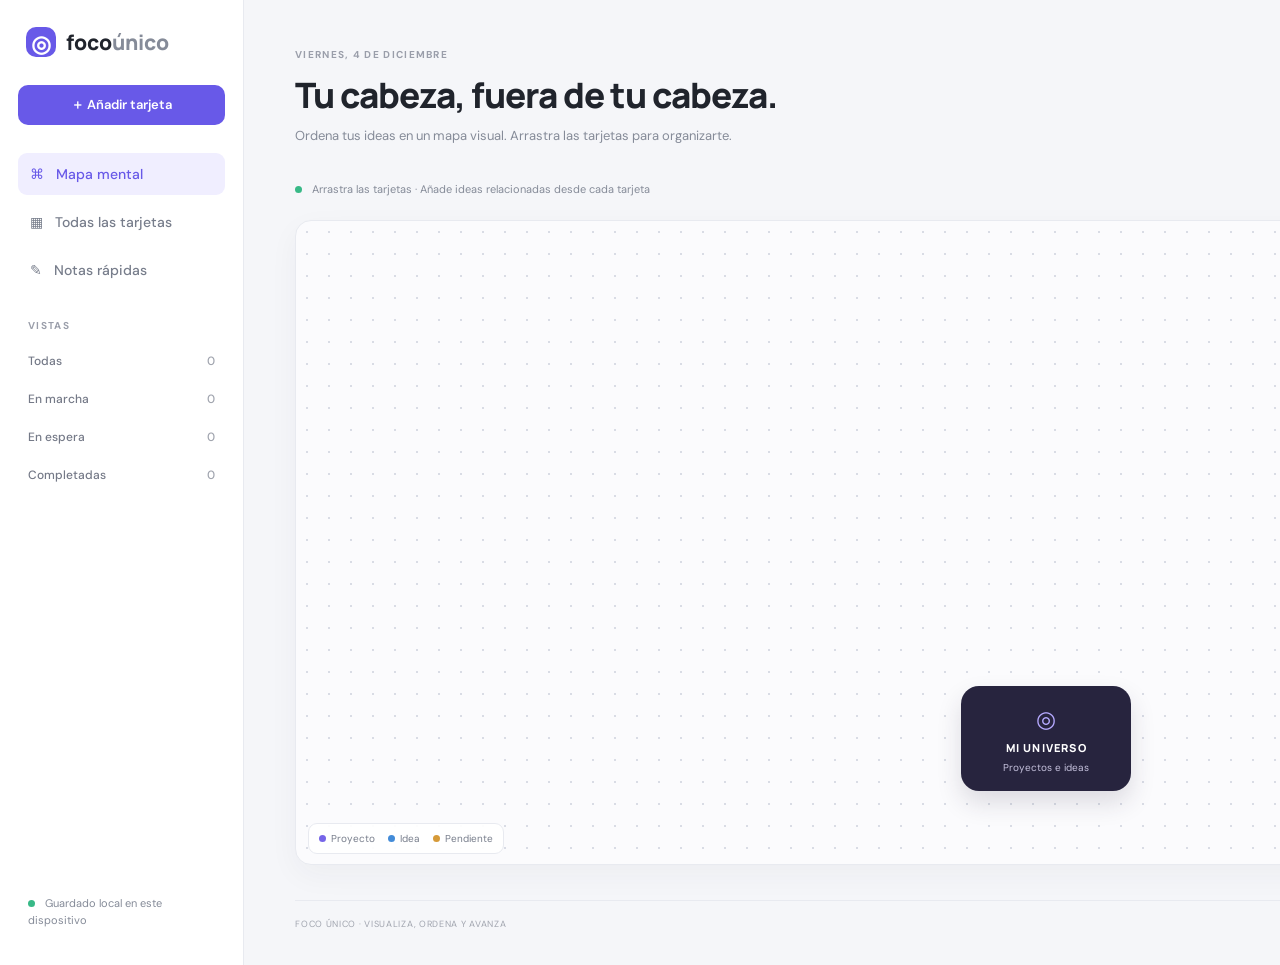
<file: index.html>
<!doctype html>
<html lang="es">
<head>
<meta charset="utf-8"><meta name="viewport" content="width=device-width,initial-scale=1">
<meta name="description" content="Foco Único: organiza visualmente tus proyectos en un mapa mental.">
<title>Foco Único — Mapa de proyectos</title><link rel="stylesheet" href="styles.css">
</head>
<body>
<div class="app">
  <aside class="sidebar">
    <a class="brand" href="#"><span class="brand-mark">◎</span><span>foco<span class="muted">único</span></span></a>
    <button id="addCard" class="primary full">＋ Añadir tarjeta</button>
    <nav>
      <button class="nav active" data-view="map">⌘ <span>Mapa mental</span></button>
      <button class="nav" data-view="all">▦ <span>Todas las tarjetas</span></button>
      <button class="nav" data-view="notes">✎ <span>Notas rápidas</span></button>
    </nav>
    <div class="side-section"><span class="eyebrow">VISTAS</span>
      <button class="filter-link" data-filter="all">Todas <span id="allCount">0</span></button>
      <button class="filter-link" data-filter="active">En marcha <span id="activeCount">0</span></button>
      <button class="filter-link" data-filter="waiting">En espera <span id="waitingCount">0</span></button>
      <button class="filter-link" data-filter="done">Completadas <span id="doneCount">0</span></button>
    </div>
    <div class="sidebar-bottom"><span class="dot"></span> Guardado local en este dispositivo</div>
  </aside>
  <main>
    <header><div><p class="eyebrow" id="today"></p><h1 id="pageTitle">Tu cabeza, fuera de tu cabeza.</h1><p class="sub" id="pageSub">Ordena tus ideas en un mapa visual. Arrastra las tarjetas para organizarte.</p></div>
      <div class="header-actions"><button class="secondary" id="exportData">↧ Exportar</button><button class="icon-btn" id="settings" title="Ajustes">⚙</button></div>
    </header>
    <section id="mapView" class="view">
      <div class="map-toolbar"><div class="map-hint"><span class="hint-dot"></span> Arrastra las tarjetas · Añade ideas relacionadas desde cada tarjeta</div><div class="toolbar-actions"><input id="mapSearch" placeholder="Buscar en el mapa…"><button class="secondary" id="resetLayout">Reordenar</button></div></div>
      <div class="map-viewport" id="mapViewport">
        <div class="map-canvas" id="mapCanvas">
          <svg class="connections" id="connections"></svg>
          <div class="root-node" id="rootNode"><span class="root-icon">◎</span><strong>MI UNIVERSO</strong><small>Proyectos e ideas</small></div>
          <div id="mapCards"></div>
        </div>
        <div class="canvas-legend"><span><i class="legend purple"></i>Proyecto</span><span><i class="legend blue"></i>Idea</span><span><i class="legend amber"></i>Pendiente</span></div>
      </div>
    </section>
    <section id="allView" class="view hidden">
      <div class="toolbar"><input id="listSearch" placeholder="Buscar tarjetas…"><select id="listFilter"><option value="all">Todos los estados</option><option value="active">En marcha</option><option value="waiting">En espera</option><option value="done">Completadas</option></select></div>
      <div id="cardGrid" class="card-grid"></div>
    </section>
    <section id="notesView" class="view hidden">
      <article class="card notes-card"><span class="eyebrow">DESCARGA MENTAL</span><h2>Saca todo de tu cabeza.</h2><p class="muted">Anota ideas, tareas o preocupaciones sin tener que organizarlas ahora. Después puedes convertir cada línea en una tarjeta.</p>
      <textarea id="brainDump" rows="8" placeholder="Una idea por línea…"></textarea><div class="notes-actions"><button id="saveNotes" class="secondary">Guardar notas</button><button id="convertNotes" class="primary">Convertir líneas en tarjetas</button></div><p class="muted small" id="notesSaved"></p></article>
    </section>
    <footer><span>FOCO ÚNICO · VISUALIZA, ORDENA Y AVANZA</span><span><a href="privacy.html">Privacidad</a> · <a href="cookies.html">Cookies</a> · <a href="legal.html">Aviso legal</a></span></footer>
  </main>
</div>
<dialog id="cardDialog"><form method="dialog" id="cardForm">
  <div class="modal-head"><div><span class="eyebrow">MAPA MENTAL</span><h2 id="dialogTitle">Nueva tarjeta</h2></div><button class="icon-btn" value="cancel" aria-label="Cerrar">×</button></div>
  <input type="hidden" id="cardId"><label>Título<input id="cardTitle" required maxlength="90" placeholder="Ej. Lanzar mi tienda online"></label>
  <label>Descripción / siguiente paso<textarea id="cardDescription" rows="3" maxlength="500" placeholder="¿Qué necesitas recordar o hacer?"></textarea></label>
  <div class="form-row"><label>Tipo<select id="cardType"><option value="project">Proyecto</option><option value="idea">Idea</option><option value="task">Pendiente</option></select></label><label>Estado<select id="cardStatus"><option value="active">En marcha</option><option value="waiting">En espera</option><option value="done">Completada</option></select></label></div>
  <label>Conectar con<select id="cardParent"><option value="">Mi universo (sin conexión)</option></select></label>
  <label>Color<select id="cardColor"><option value="purple">Violeta</option><option value="blue">Azul</option><option value="amber">Ámbar</option><option value="green">Verde</option></select></label>
  <div class="modal-actions"><button class="secondary" value="cancel">Cancelar</button><button id="saveCard" class="primary" value="default">Guardar tarjeta</button></div>
</form></dialog>
<dialog id="settingsDialog"><form method="dialog"><div class="modal-head"><h2>Tu espacio</h2><button class="icon-btn" value="cancel">×</button></div><p class="muted small">Tus tarjetas y notas se guardan en este navegador. Puedes exportar una copia de seguridad desde la parte superior.</p><div class="modal-actions"><button class="secondary" id="importData" value="cancel">Importar copia</button><button class="primary" value="default">Cerrar</button></div><input type="file" id="importFile" accept="application/json" hidden></form></dialog>
<script src="app.js"></script>
</body></html>
</file>
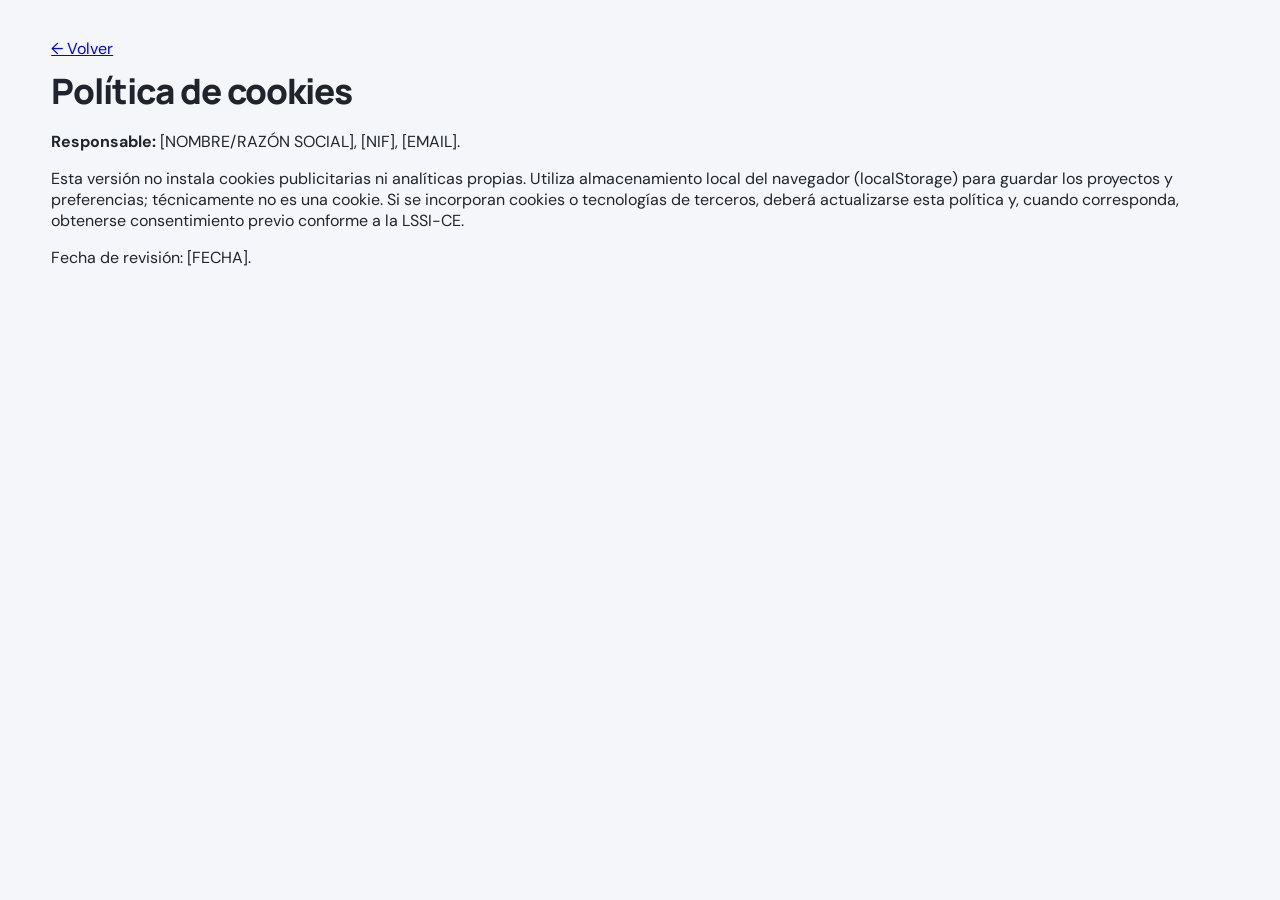
<file: cookies.html>
<!doctype html><html lang="es"><meta charset="utf-8"><meta name="viewport" content="width=device-width"><title>Política de cookies</title><link rel="stylesheet" href="styles.css"><main><a href="index.html">← Volver</a><h1>Política de cookies</h1><p><strong>Responsable:</strong> [NOMBRE/RAZÓN SOCIAL], [NIF], [EMAIL].</p><p>Esta versión no instala cookies publicitarias ni analíticas propias. Utiliza almacenamiento local del navegador (localStorage) para guardar los proyectos y preferencias; técnicamente no es una cookie. Si se incorporan cookies o tecnologías de terceros, deberá actualizarse esta política y, cuando corresponda, obtenerse consentimiento previo conforme a la LSSI-CE.</p><p>Fecha de revisión: [FECHA].</p></main></html>
</file>
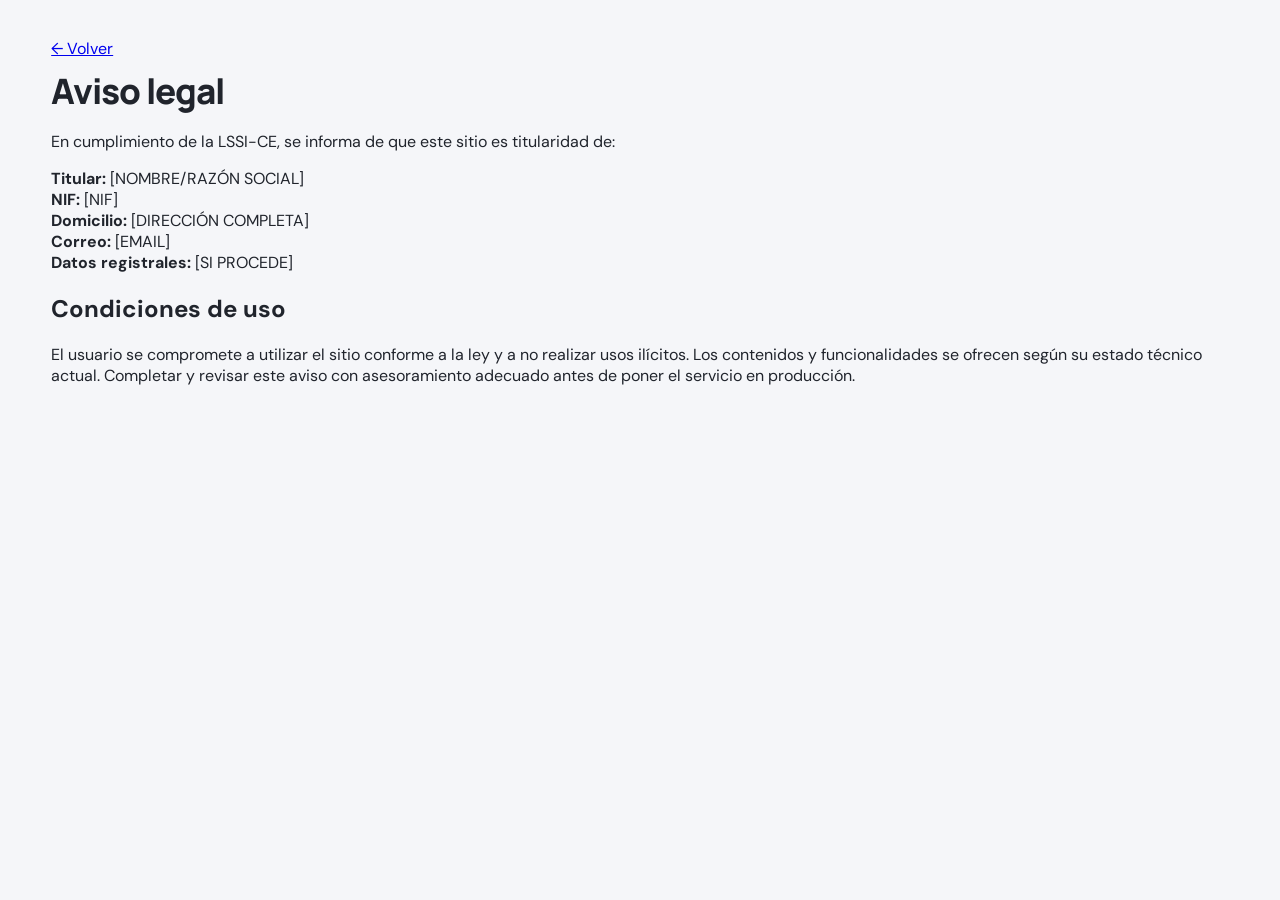
<file: legal.html>
<!doctype html><html lang="es"><meta charset="utf-8"><meta name="viewport" content="width=device-width"><title>Aviso legal</title><link rel="stylesheet" href="styles.css"><main><a href="index.html">← Volver</a><h1>Aviso legal</h1><p>En cumplimiento de la LSSI-CE, se informa de que este sitio es titularidad de:</p><p><strong>Titular:</strong> [NOMBRE/RAZÓN SOCIAL]<br><strong>NIF:</strong> [NIF]<br><strong>Domicilio:</strong> [DIRECCIÓN COMPLETA]<br><strong>Correo:</strong> [EMAIL]<br><strong>Datos registrales:</strong> [SI PROCEDE]</p><h2>Condiciones de uso</h2><p>El usuario se compromete a utilizar el sitio conforme a la ley y a no realizar usos ilícitos. Los contenidos y funcionalidades se ofrecen según su estado técnico actual. Completar y revisar este aviso con asesoramiento adecuado antes de poner el servicio en producción.</p></main></html>
</file>
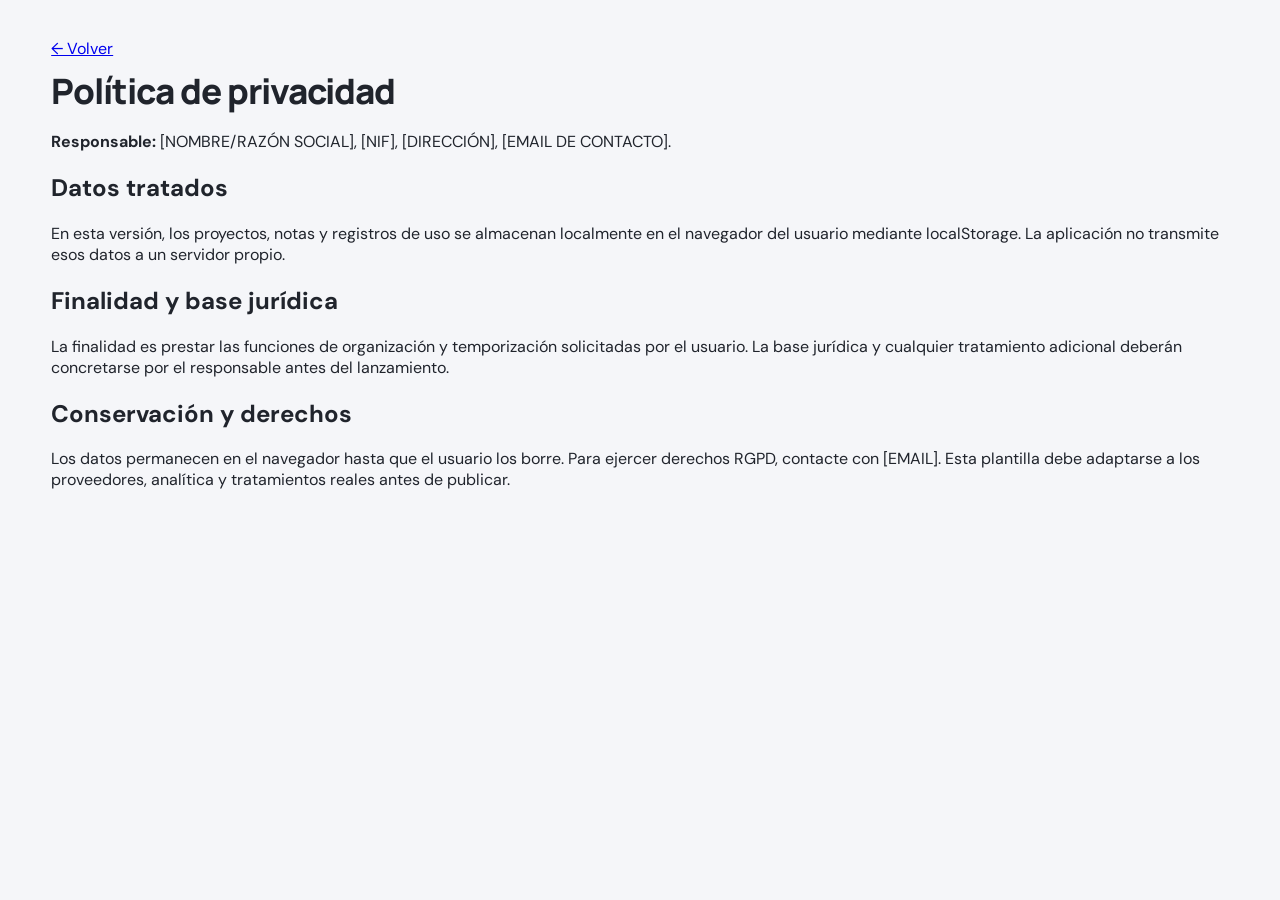
<file: privacy.html>
<!doctype html><html lang="es"><meta charset="utf-8"><meta name="viewport" content="width=device-width"><title>Política de privacidad</title><link rel="stylesheet" href="styles.css"><main><a href="index.html">← Volver</a><h1>Política de privacidad</h1><p><strong>Responsable:</strong> [NOMBRE/RAZÓN SOCIAL], [NIF], [DIRECCIÓN], [EMAIL DE CONTACTO].</p><h2>Datos tratados</h2><p>En esta versión, los proyectos, notas y registros de uso se almacenan localmente en el navegador del usuario mediante localStorage. La aplicación no transmite esos datos a un servidor propio.</p><h2>Finalidad y base jurídica</h2><p>La finalidad es prestar las funciones de organización y temporización solicitadas por el usuario. La base jurídica y cualquier tratamiento adicional deberán concretarse por el responsable antes del lanzamiento.</p><h2>Conservación y derechos</h2><p>Los datos permanecen en el navegador hasta que el usuario los borre. Para ejercer derechos RGPD, contacte con [EMAIL]. Esta plantilla debe adaptarse a los proveedores, analítica y tratamientos reales antes de publicar.</p></main></html>
</file>
<file: styles.css>
@import url('https://fonts.googleapis.com/css2?family=DM+Sans:wght@400;500;600;700&family=Manrope:wght@400;500;600;700;800&display=swap');
:root{--bg:#f5f6f9;--surface:#fff;--text:#20242c;--muted:#858b98;--line:#e8eaf0;--accent:#6859e8;--shadow:0 10px 30px #24243b0b}
*{box-sizing:border-box}body{margin:0;background:var(--bg);color:var(--text);font-family:'DM Sans',sans-serif}.app{min-height:100vh;display:grid;grid-template-columns:244px 1fr}.sidebar{background:#fff;border-right:1px solid var(--line);padding:27px 18px;display:flex;flex-direction:column;gap:28px}.brand{display:flex;align-items:center;gap:10px;font:800 21px Manrope;color:var(--text);text-decoration:none;padding:0 8px}.brand-mark{display:grid;place-items:center;background:var(--accent);color:#fff;width:30px;height:30px;border-radius:10px;font-size:23px}.muted{color:var(--muted)}.primary,.secondary{border:0;border-radius:10px;padding:11px 15px;font:600 13px 'DM Sans';cursor:pointer;transition:.18s}.primary{background:var(--accent);color:#fff}.primary:hover{background:#5143d0;transform:translateY(-1px)}.secondary{background:#f0f1f5;color:#555b69}.secondary:hover{background:#e6e7ed}.full{width:100%}nav{display:grid;gap:6px}.nav{display:flex;gap:12px;align-items:center;text-align:left;padding:12px;border:0;background:transparent;border-radius:9px;color:#777d8b;font:500 14px 'DM Sans';cursor:pointer}.nav.active,.nav:hover{background:#f0eeff;color:var(--accent)}.eyebrow{font-size:10px;font-weight:700;letter-spacing:1.3px;color:#9a9eaa}.side-section{display:grid;gap:4px}.side-section .eyebrow{padding:0 10px 8px}.filter-link{display:flex;justify-content:space-between;border:0;background:transparent;padding:9px 10px;border-radius:8px;text-align:left;color:#747987;font:500 12px 'DM Sans';cursor:pointer}.filter-link:hover{background:#f5f5f8}.filter-link span{color:#a0a4ae}.sidebar-bottom{margin-top:auto;font-size:11px;color:var(--muted);padding:10px;line-height:1.5}.dot{display:inline-block;width:7px;height:7px;background:#38b987;border-radius:50%;margin-right:7px}main{padding:38px clamp(20px,4vw,58px) 18px;max-width:1600px;width:100%;margin:auto}header{display:flex;justify-content:space-between;align-items:flex-start;margin-bottom:25px}h1{font:800 clamp(25px,3vw,35px) Manrope;letter-spacing:-1px;margin:8px 0}.sub{color:var(--muted);font-size:13px;margin:0}.header-actions{display:flex;gap:8px}.icon-btn{border:1px solid var(--line);background:#fff;width:38px;height:38px;border-radius:10px;font-size:19px;color:#727887;cursor:pointer}.map-toolbar{display:flex;justify-content:space-between;align-items:center;gap:15px;margin-bottom:12px}.map-hint{font-size:11px;color:#858b98}.hint-dot{display:inline-block;width:7px;height:7px;background:#38b987;border-radius:50%;margin-right:7px}.toolbar-actions{display:flex;gap:8px}.toolbar-actions input,.toolbar input,.toolbar select{border:1px solid var(--line);border-radius:9px;padding:10px 12px;background:#fff;font:12px 'DM Sans';outline:none}.toolbar-actions input{width:190px}.map-viewport{height:min(690px,calc(100vh - 255px));min-height:480px;position:relative;overflow:auto;border:1px solid #e8eaf0;border-radius:16px;background-color:#fbfbfd;background-image:radial-gradient(#d9dce5 1px,transparent 1px);background-size:22px 22px;box-shadow:var(--shadow)}.map-canvas{position:relative;width:1500px;height:1050px;transform-origin:top left}.connections{position:absolute;inset:0;width:100%;height:100%;pointer-events:none;overflow:visible}.connections path{fill:none;stroke:#c9c5ef;stroke-width:2.2;stroke-linecap:round}.root-node{position:absolute;left:665px;top:465px;width:170px;height:105px;background:#27243e;color:#fff;border-radius:18px;display:flex;align-items:center;justify-content:center;flex-direction:column;gap:6px;box-shadow:0 12px 25px #29243b25;z-index:2}.root-node strong{font:800 11px Manrope;letter-spacing:1.2px}.root-node small{color:#c6c2dd;font-size:10px}.root-icon{font-size:23px;color:#b6aaff}.mind-card{position:absolute;width:220px;min-height:120px;background:#fff;border:1px solid var(--line);border-top:3px solid var(--tone);border-radius:13px;padding:14px 14px 12px;box-shadow:0 8px 24px #22233a10;cursor:grab;z-index:3;user-select:none;transition:box-shadow .15s,border-color .15s}.mind-card:active{cursor:grabbing}.mind-card:hover{box-shadow:0 13px 28px #22233a1b}.mind-card.selected{outline:2px solid var(--accent);outline-offset:2px}.mind-card .card-meta{display:flex;justify-content:space-between;align-items:center;margin-bottom:10px}.type-label{font-size:9px;text-transform:uppercase;letter-spacing:.9px;color:var(--tone);font-weight:700}.card-status{font-size:9px;color:#858b98;background:#f3f4f7;padding:4px 6px;border-radius:20px}.mind-card h3{font:700 14px Manrope;margin:0 0 7px;overflow-wrap:anywhere}.mind-card p{font-size:11px;line-height:1.5;color:#858b98;margin:0;overflow-wrap:anywhere;display:-webkit-box;-webkit-line-clamp:3;-webkit-box-orient:vertical;overflow:hidden}.card-tools{display:flex;justify-content:flex-end;gap:5px;margin-top:11px;opacity:.65}.card-tools button{border:0;background:#f2f2f7;border-radius:6px;color:#696f7e;font-size:10px;padding:5px 7px;cursor:pointer}.card-tools button:hover{background:#eae7ff;color:var(--accent)}.tone-purple{--tone:#7665e8}.tone-blue{--tone:#438bd8}.tone-amber{--tone:#d69a38}.tone-green{--tone:#38a982}.canvas-legend{position:sticky;bottom:10px;left:12px;display:flex;gap:13px;width:max-content;margin:0 0 10px 12px;padding:8px 10px;border:1px solid var(--line);border-radius:9px;background:#ffffffed;font-size:10px;color:#777d8b;z-index:4}.legend{display:inline-block;width:7px;height:7px;border-radius:50%;margin-right:5px}.legend.purple{background:#7665e8}.legend.blue{background:#438bd8}.legend.amber{background:#d69a38}.toolbar{display:flex;gap:10px;margin-bottom:17px}.toolbar input{flex:1}.toolbar input,.toolbar select{width:auto}.card-grid{display:grid;grid-template-columns:repeat(auto-fill,minmax(245px,1fr));gap:14px}.list-card{background:#fff;border:1px solid var(--line);border-radius:13px;padding:18px;border-top:3px solid var(--tone)}.list-card h3{font:700 15px Manrope;margin:9px 0 7px}.list-card p{font-size:12px;color:var(--muted);line-height:1.5;min-height:35px}.list-card .actions{display:flex;gap:7px;flex-wrap:wrap;margin-top:12px}.mini{font-size:10px;padding:7px 9px}.tag{font-size:9px;padding:4px 7px;border-radius:20px;background:#f0efff;color:#6c5be1}.tag.waiting{background:#f2f3f6;color:#858b98}.tag.done{background:#eaf8f2;color:#239b70}.notes-card{max-width:760px}.notes-card h2{font:700 23px Manrope;margin:9px 0}.notes-card p{font-size:12px;line-height:1.6}.notes-card textarea{width:100%;resize:vertical;border:1px solid var(--line);border-radius:10px;padding:13px;font:13px 'DM Sans';outline:none;margin:10px 0}.notes-actions{display:flex;gap:8px}.small{font-size:10px!important}.hidden{display:none!important}.empty{padding:30px;color:var(--muted);font-size:13px}.form-row{display:grid;grid-template-columns:1fr 1fr;gap:12px}footer{display:flex;justify-content:space-between;gap:10px;margin-top:35px;padding:17px 0;border-top:1px solid var(--line);font-size:9px;letter-spacing:.7px;color:#a0a4ae}footer a{color:#858b98;text-decoration:none;letter-spacing:0}dialog{border:0;border-radius:17px;padding:25px;width:min(490px,calc(100% - 28px));box-shadow:0 20px 80px #17172a33}dialog::backdrop{background:#17192366;backdrop-filter:blur(3px)}.modal-head{display:flex;justify-content:space-between;align-items:flex-start;margin-bottom:18px}.modal-head h2{font:700 21px Manrope;margin:6px 0}form label{display:block;font-size:11px;font-weight:600;margin:12px 0;color:#555b68}form label input,form label textarea,form label select{display:block;width:100%;margin-top:6px;border:1px solid var(--line);border-radius:8px;padding:10px;font:12px 'DM Sans';color:var(--text);background:white}form textarea{resize:vertical}.modal-actions{display:flex;justify-content:flex-end;gap:8px;margin-top:20px}@media(max-width:900px){.app{grid-template-columns:1fr}.sidebar{padding:13px 16px;display:flex;flex-direction:row;align-items:center;gap:13px;border-right:0;border-bottom:1px solid var(--line)}.brand{font-size:18px}.sidebar>.primary{width:auto;white-space:nowrap}.sidebar nav{display:flex;margin-left:auto}.nav{padding:10px}.nav span{display:none}.side-section,.sidebar-bottom{display:none}main{padding:25px 16px}.map-viewport{height:calc(100vh - 260px)}}@media(max-width:600px){.sidebar{flex-wrap:wrap}.sidebar nav{order:3;width:100%;justify-content:space-around}.nav span{display:inline}header{gap:12px}.header-actions{flex-shrink:0}.map-toolbar{align-items:stretch;flex-direction:column}.toolbar-actions input{flex:1;width:100%}.map-viewport{min-height:480px;height:62vh}.notes-actions{flex-direction:column}.form-row{grid-template-columns:1fr}footer{flex-direction:column}}
</file>
